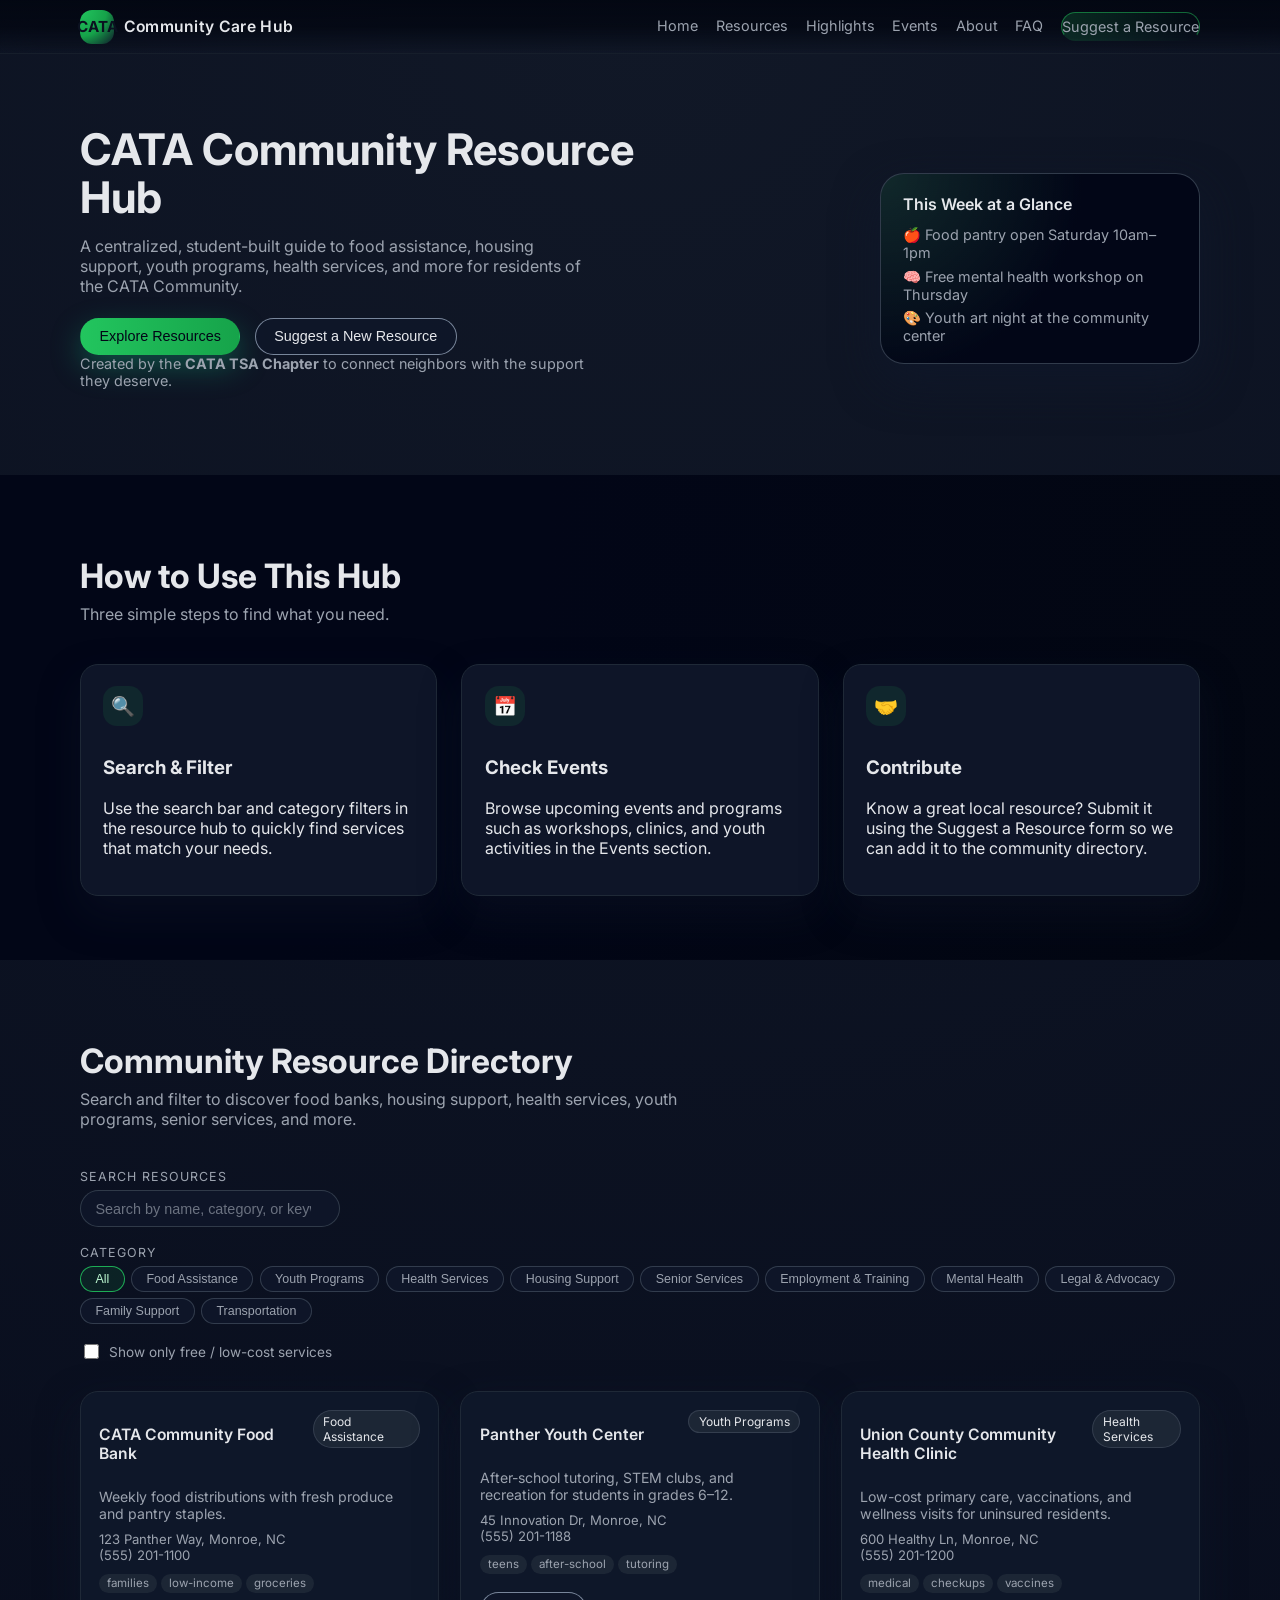
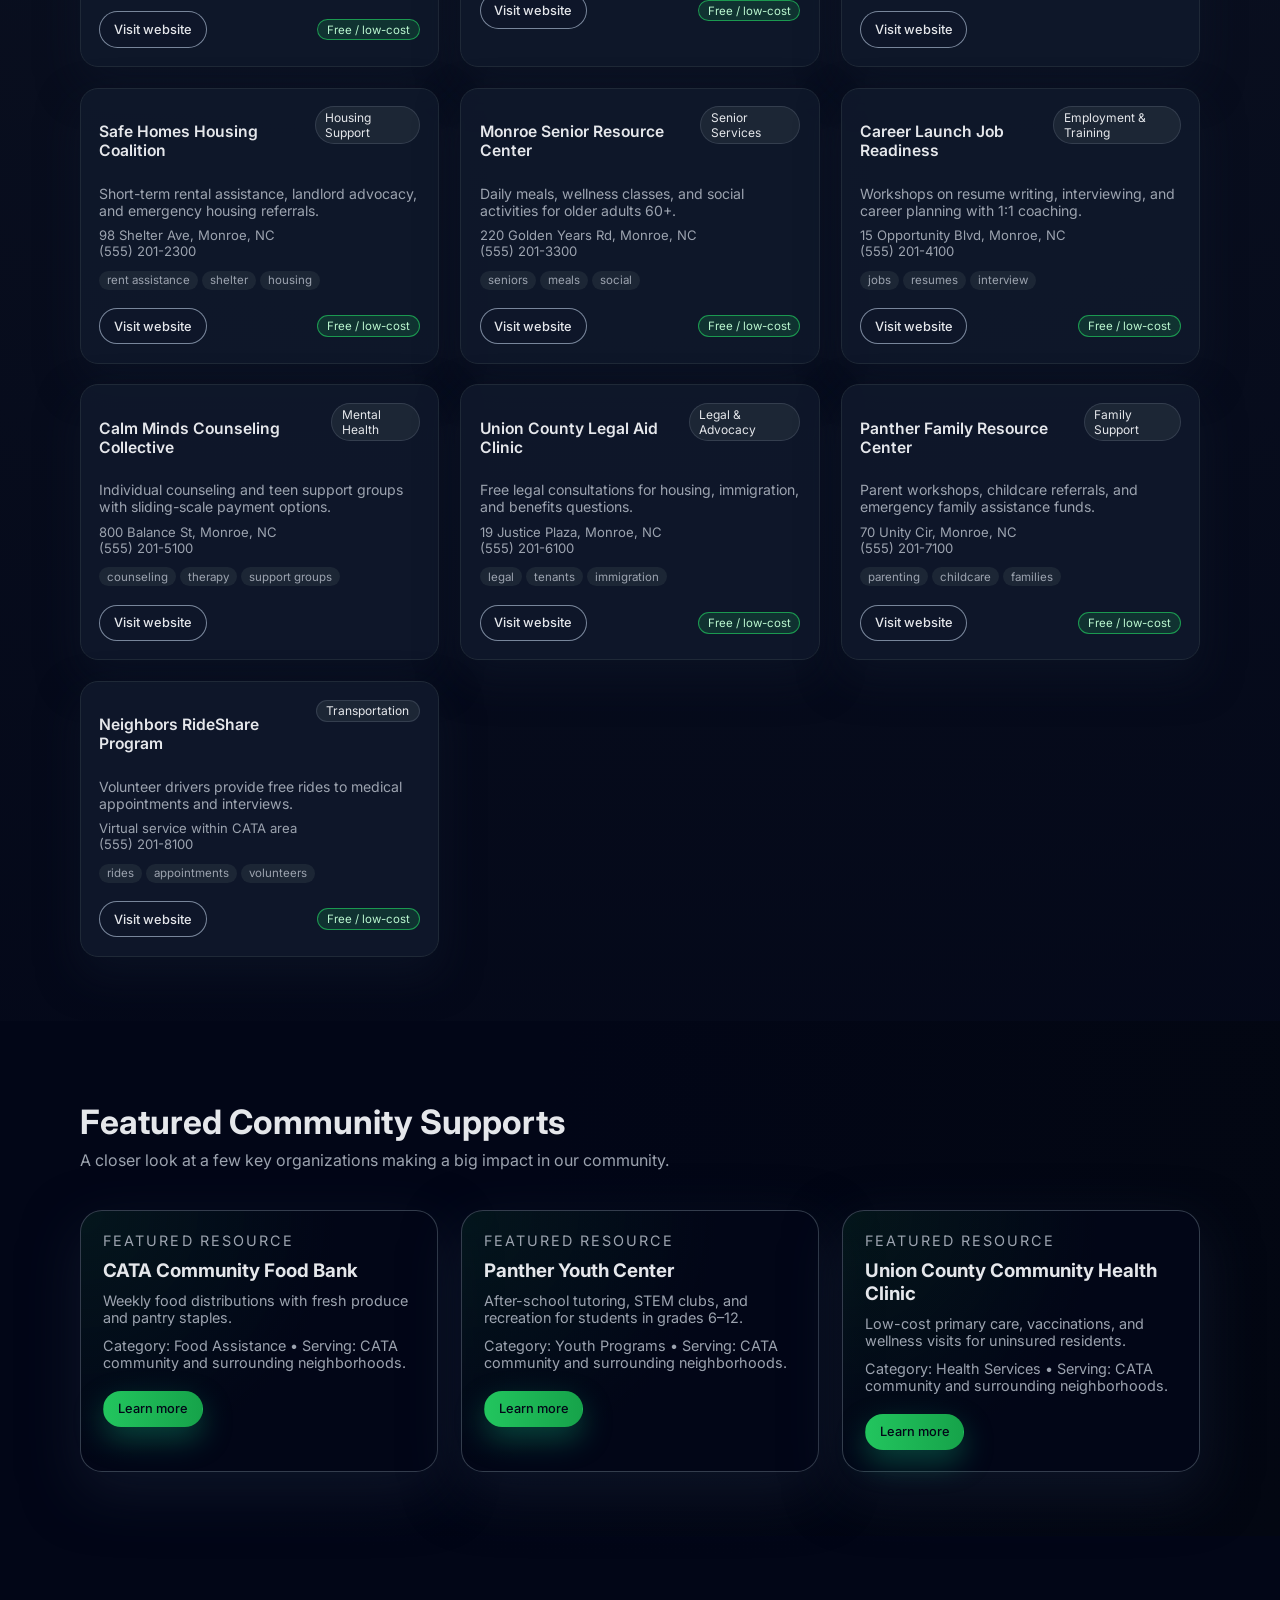
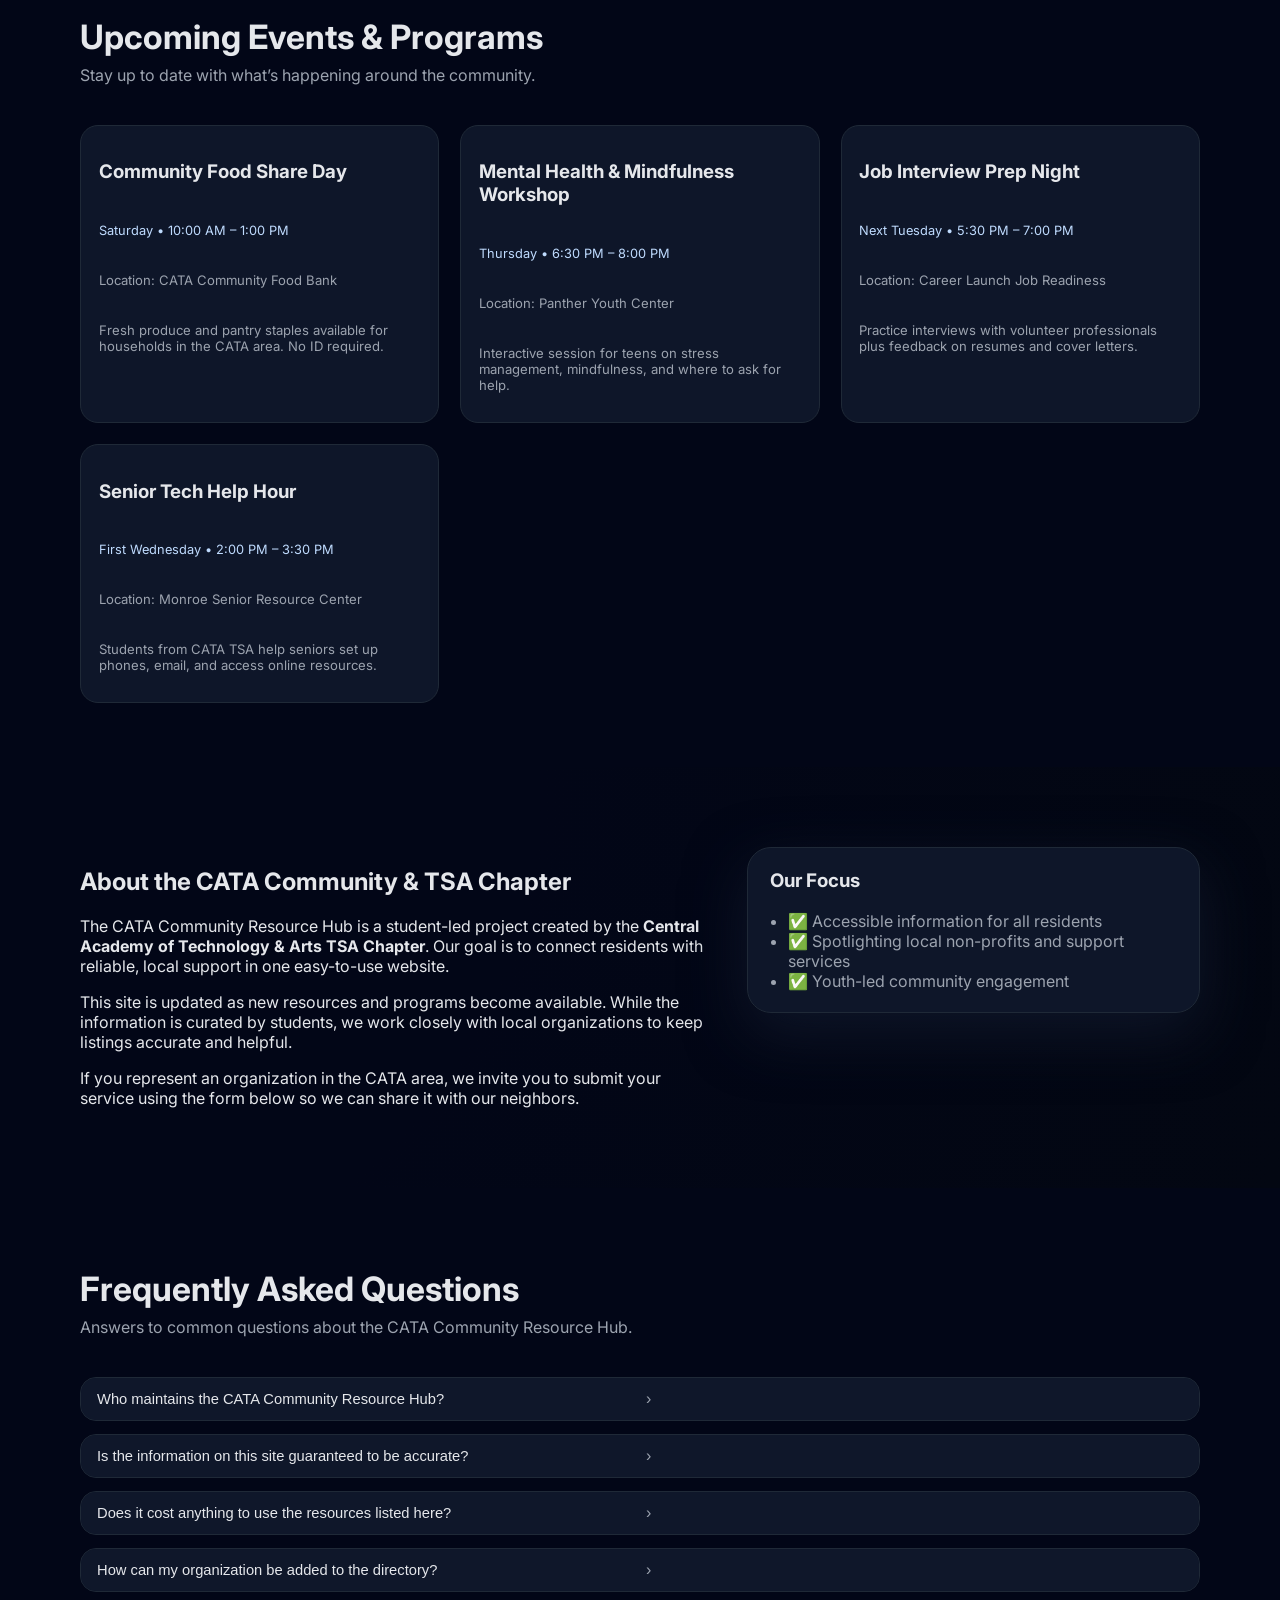
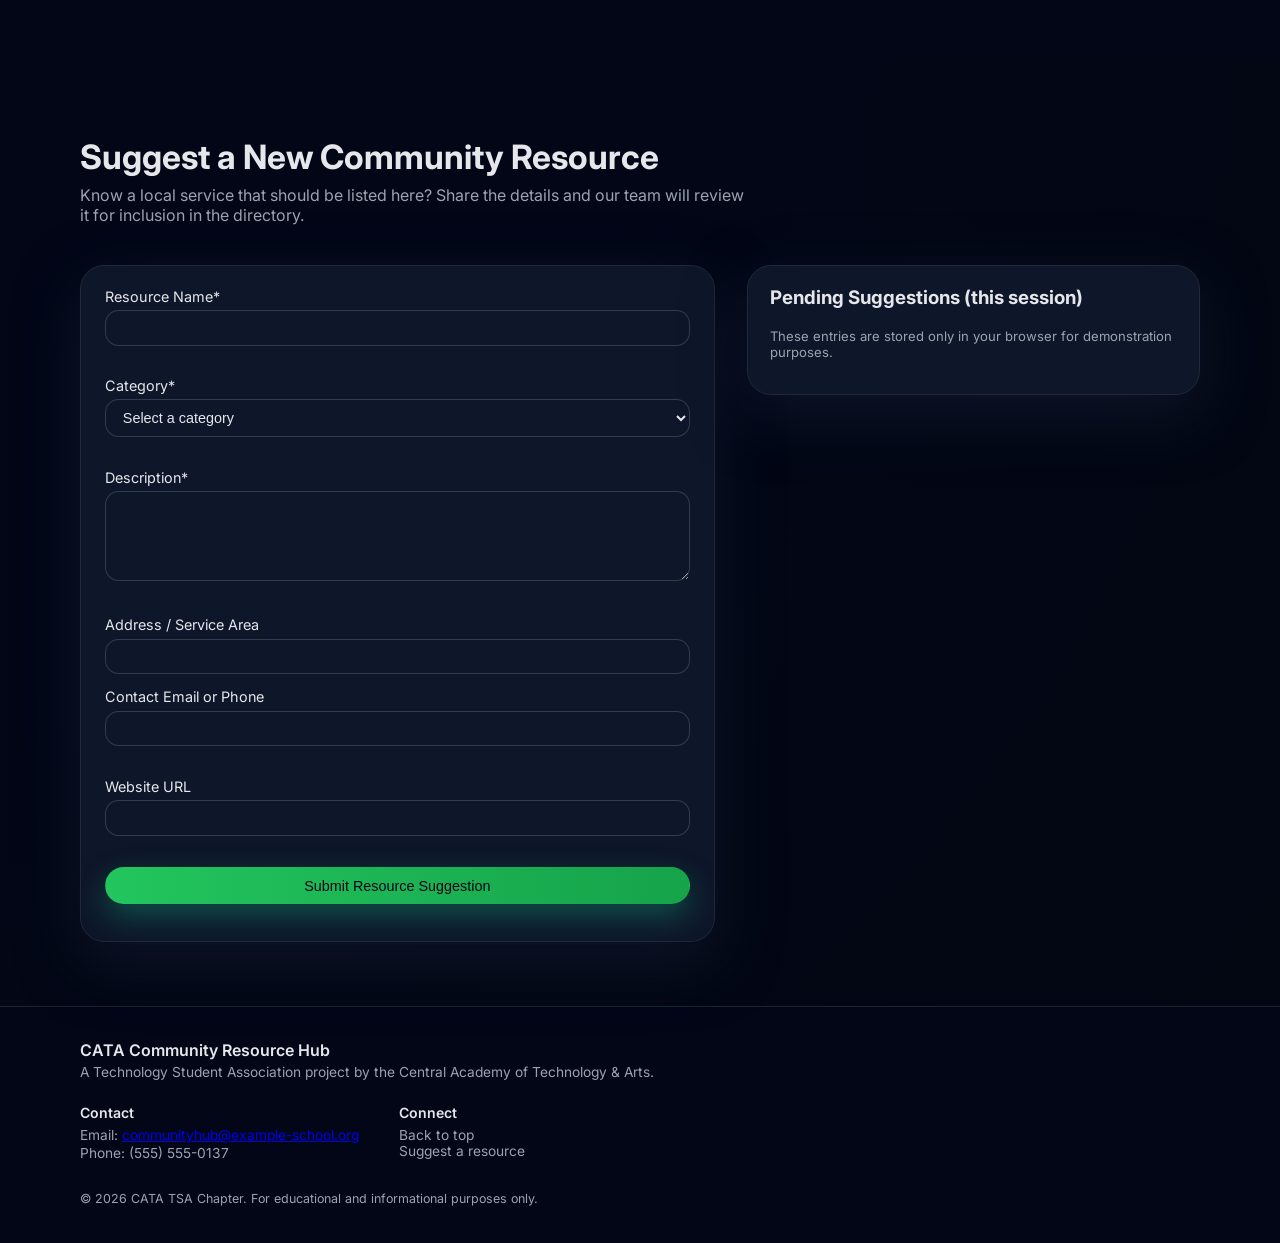
<file: index.html>
<!DOCTYPE html>
<html lang="en">
<head>
  <meta charset="UTF-8" />
  <meta name="viewport" content="width=device-width, initial-scale=1.0" />
  <title>CATA Community Resource Hub</title>
  <meta
    name="description"
    content="CATA Community Resource Hub – a centralized directory of local non-profits, support services, and community programs."
  />
  <link rel="stylesheet" href="styles.css" />
  <!-- Google Font -->
  <link rel="preconnect" href="https://fonts.googleapis.com" />
  <link rel="preconnect" href="https://fonts.gstatic.com" crossorigin />
  <link
    href="https://fonts.googleapis.com/css2?family=Inter:wght@400;500;600;700&display=swap"
    rel="stylesheet"
  />
</head>
<body>
  <!-- Skip link for accessibility -->
  <a href="#main" class="skip-link">Skip to main content</a>

  <!-- Header / Navigation -->
  <header class="site-header" aria-label="Main navigation">
    <div class="container header-inner">
      <div class="brand">
        <span class="brand-badge">CATA</span>
        <span class="brand-text">Community Care Hub</span>
      </div>
      <nav class="nav" aria-label="Primary">
        <button class="nav-toggle" aria-expanded="false" aria-label="Toggle navigation">
          <span class="nav-toggle-bar"></span>
          <span class="nav-toggle-bar"></span>
        </button>
        <ul class="nav-list">
          <li><a href="#hero">Home</a></li>
          <li><a href="#resources">Resources</a></li>
          <li><a href="#highlights">Highlights</a></li>
          <li><a href="#events">Events</a></li>
          <li><a href="#about">About</a></li>
          <li><a href="#faq">FAQ</a></li>
          <li><a href="#suggest" class="nav-cta">Suggest a Resource</a></li>
        </ul>
      </nav>
    </div>
  </header>

  <main id="main">
    <!-- Hero Section -->
    <section id="hero" class="hero reveal">
      <div class="container hero-inner">
        <div class="hero-text">
          <h1>CATA Community Resource Hub</h1>
          <p>
            A centralized, student-built guide to food assistance, housing support,
            youth programs, health services, and more for residents of the
            CATA Community.
          </p>
          <div class="hero-actions">
            <button class="btn btn-primary" data-scroll-target="#resources">
              Explore Resources
            </button>
            <button class="btn btn-outline" data-scroll-target="#suggest">
              Suggest a New Resource
            </button>
          </div>
          <p class="hero-note">
            Created by the <strong>CATA TSA Chapter</strong> to connect neighbors with
            the support they deserve.
          </p>
        </div>
        <div class="hero-visual" aria-hidden="true">
          <div class="hero-card">
            <div class="hero-card-header">This Week at a Glance</div>
            <ul class="hero-card-list">
              <li>🍎 Food pantry open Saturday 10am–1pm</li>
              <li>🧠 Free mental health workshop on Thursday</li>
              <li>🎨 Youth art night at the community center</li>
            </ul>
          </div>
        </div>
      </div>
    </section>

    <!-- How to Use Section -->
    <section id="how" class="section section-alt reveal">
      <div class="container">
        <div class="section-header">
          <h2>How to Use This Hub</h2>
          <p>Three simple steps to find what you need.</p>
        </div>
        <div class="steps-grid">
          <article class="step-card">
            <div class="step-icon">🔍</div>
            <h3>Search &amp; Filter</h3>
            <p>
              Use the search bar and category filters in the resource hub to quickly
              find services that match your needs.
            </p>
          </article>
          <article class="step-card">
            <div class="step-icon">📅</div>
            <h3>Check Events</h3>
            <p>
              Browse upcoming events and programs such as workshops, clinics, and
              youth activities in the Events section.
            </p>
          </article>
          <article class="step-card">
            <div class="step-icon">🤝</div>
            <h3>Contribute</h3>
            <p>
              Know a great local resource? Submit it using the Suggest a Resource form
              so we can add it to the community directory.
            </p>
          </article>
        </div>
      </div>
    </section>

    <!-- Resource Directory -->
    <section id="resources" class="section reveal">
      <div class="container">
        <div class="section-header">
          <h2>Community Resource Directory</h2>
          <p>
            Search and filter to discover food banks, housing support, health services,
            youth programs, senior services, and more.
          </p>
        </div>

        <div class="filters" aria-label="Resource filters">
          <div class="filter-group">
            <label for="searchInput" class="filter-label">Search resources</label>
            <input
              id="searchInput"
              type="search"
              placeholder="Search by name, category, or keyword..."
              aria-label="Search community resources"
            />
          </div>

          <div class="filter-group">
            <span class="filter-label">Category</span>
            <div id="categoryFilters" class="pill-group" role="radiogroup" aria-label="Filter by category">
              <!-- Category buttons injected by script.js -->
            </div>
          </div>

          <div class="filter-group filter-inline">
            <label class="checkbox-label">
              <input type="checkbox" id="freeToggle" />
              <span>Show only free / low-cost services</span>
            </label>
          </div>
        </div>

        <div id="resourceList" class="resource-grid" aria-live="polite">
          <!-- Resource cards injected by script.js -->
        </div>
        <p id="noResults" class="no-results" hidden>
          No resources match your search. Try adjusting your filters or searching with a different keyword.
        </p>
      </div>
    </section>

    <!-- Highlights Section -->
    <section id="highlights" class="section section-alt reveal">
      <div class="container">
        <div class="section-header">
          <h2>Featured Community Supports</h2>
          <p>
            A closer look at a few key organizations making a big impact in our community.
          </p>
        </div>
        <div id="highlightsList" class="highlight-grid">
          <!-- Highlight cards injected by script.js -->
        </div>
      </div>
    </section>

    <!-- Events Section -->
    <section id="events" class="section reveal">
      <div class="container">
        <div class="section-header">
          <h2>Upcoming Events &amp; Programs</h2>
          <p>Stay up to date with what’s happening around the community.</p>
        </div>
        <div id="eventsList" class="events-grid">
          <!-- Events injected by script.js -->
        </div>
      </div>
    </section>

    <!-- About Section -->
    <section id="about" class="section section-alt reveal">
      <div class="container about-layout">
        <div>
          <h2>About the CATA Community &amp; TSA Chapter</h2>
          <p>
            The CATA Community Resource Hub is a student-led project created by the
            <strong>Central Academy of Technology &amp; Arts TSA Chapter</strong>. Our goal is to
            connect residents with reliable, local support in one easy-to-use website.
          </p>
          <p>
            This site is updated as new resources and programs become available. While the
            information is curated by students, we work closely with local organizations to
            keep listings accurate and helpful.
          </p>
          <p>
            If you represent an organization in the CATA area, we invite you to submit your
            service using the form below so we can share it with our neighbors.
          </p>
        </div>
        <div class="about-card" aria-hidden="true">
          <h3>Our Focus</h3>
          <ul>
            <li>✅ Accessible information for all residents</li>
            <li>✅ Spotlighting local non-profits and support services</li>
            <li>✅ Youth-led community engagement</li>
          </ul>
        </div>
      </div>
    </section>

    <!-- FAQ Section -->
    <section id="faq" class="section reveal">
      <div class="container">
        <div class="section-header">
          <h2>Frequently Asked Questions</h2>
          <p>Answers to common questions about the CATA Community Resource Hub.</p>
        </div>
        <div id="faqList" class="faq-list" aria-label="Frequently asked questions">
          <!-- FAQ items injected by script.js -->
        </div>
      </div>
    </section>

    <!-- Suggest a Resource Section -->
    <section id="suggest" class="section section-alt reveal">
      <div class="container">
        <div class="section-header">
          <h2>Suggest a New Community Resource</h2>
          <p>
            Know a local service that should be listed here? Share the details and our team
            will review it for inclusion in the directory.
          </p>
        </div>

        <div class="suggest-layout">
          <form id="suggestForm" class="form-card" novalidate>
            <div class="form-field">
              <label for="resourceName">Resource Name<span aria-hidden="true">*</span></label>
              <input id="resourceName" name="resourceName" type="text" required />
              <p class="field-error" data-error-for="resourceName"></p>
            </div>

            <div class="form-field">
              <label for="resourceCategory">Category<span aria-hidden="true">*</span></label>
              <select id="resourceCategory" name="resourceCategory" required>
                <option value="">Select a category</option>
                <!-- Options populated dynamically based on categories -->
              </select>
              <p class="field-error" data-error-for="resourceCategory"></p>
            </div>

            <div class="form-field">
              <label for="resourceDescription">Description<span aria-hidden="true">*</span></label>
              <textarea
                id="resourceDescription"
                name="resourceDescription"
                rows="4"
                required
              ></textarea>
              <p class="field-error" data-error-for="resourceDescription"></p>
            </div>

            <div class="form-field">
              <label for="resourceAddress">Address / Service Area</label>
              <input id="resourceAddress" name="resourceAddress" type="text" />
            </div>

            <div class="form-field">
              <label for="resourceContact">Contact Email or Phone</label>
              <input id="resourceContact" name="resourceContact" type="text" />
              <p class="field-error" data-error-for="resourceContact"></p>
            </div>

            <div class="form-field">
              <label for="resourceWebsite">Website URL</label>
              <input id="resourceWebsite" name="resourceWebsite" type="url" />
              <p class="field-error" data-error-for="resourceWebsite"></p>
            </div>

            <button type="submit" class="btn btn-primary full-width">
              Submit Resource Suggestion
            </button>

            <p id="formMessage" class="form-message" role="status" aria-live="polite"></p>
          </form>

          <aside class="pending-card">
            <h3>Pending Suggestions (this session)</h3>
            <p class="pending-note">
              These entries are stored only in your browser for demonstration purposes.
            </p>
            <ul id="pendingList" class="pending-list">
              <!-- Pending suggestions appended here -->
            </ul>
          </aside>
        </div>
      </div>
    </section>
  </main>

  <!-- Footer -->
  <footer class="site-footer">
    <div class="container footer-inner">
      <div>
        <p class="footer-title">CATA Community Resource Hub</p>
        <p class="footer-text">
          A Technology Student Association project by the Central Academy of Technology &amp; Arts.
        </p>
      </div>
      <div class="footer-columns">
        <div class="footer-column">
          <p class="footer-heading">Contact</p>
          <p class="footer-text">
            Email: <a href="mailto:communityhub@example-school.org">communityhub@example-school.org</a>
          </p>
          <p class="footer-text">Phone: (555) 555-0137</p>
        </div>
        <div class="footer-column">
          <p class="footer-heading">Connect</p>
          <ul class="footer-links">
            <li><a href="#hero">Back to top</a></li>
            <li><a href="#suggest">Suggest a resource</a></li>
          </ul>
        </div>
      </div>
      <p class="footer-copy">
        &copy; <span id="year"></span> CATA TSA Chapter. For educational and informational purposes only.
      </p>
    </div>
  </footer>

  <script src="script.js" defer></script>
</body>
</html>
</file>
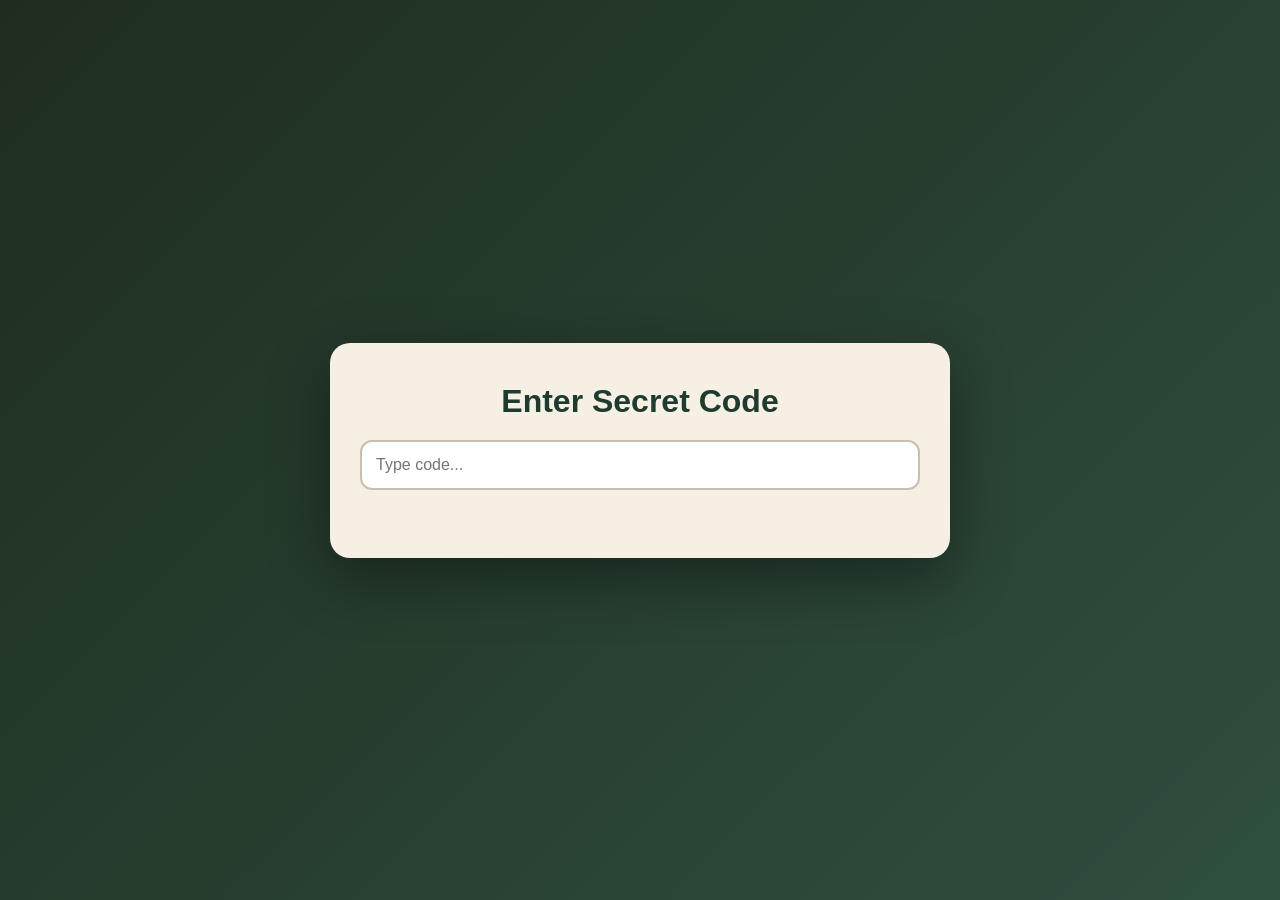
<file: secret.html>
<!DOCTYPE html>
<html lang="en">
<head>
  <meta charset="UTF-8" />
  <meta name="viewport" content="width=device-width, initial-scale=1.0"/>
  <title>Secret Access</title>

  <style>
    body {
      margin: 0;
      min-height: 100vh;
      display: flex;
      align-items: center;
      justify-content: center;
      background: linear-gradient(135deg, #1f2d1f, #2f4f3f);
      font-family: Arial, sans-serif;
    }

    .container {
      background: #f5efe4;
      padding: 40px 30px;
      border-radius: 20px;
      width: min(90%, 560px);
      text-align: center;
      box-shadow: 0 20px 60px rgba(0, 0, 0, 0.4);
    }

    h1 {
      margin: 0 0 20px;
      color: #1f3b2f;
    }

    input {
      width: 100%;
      padding: 14px;
      border-radius: 12px;
      border: 2px solid #c9bfae;
      font-size: 16px;
      outline: none;
      box-sizing: border-box;
    }

    input:focus {
      border-color: #4d7a5a;
    }

    .error {
      margin-top: 10px;
      color: #a12d2d;
      font-size: 14px;
      min-height: 18px;
    }

    .image-container {
      margin-top: 20px;
      display: none;
      gap: 12px;
      justify-content: center;
      align-items: center;
      flex-wrap: wrap;
    }

    .image-container.show {
      display: flex;
    }

    .image-container img {
      width: calc(50% - 6px);
      max-width: 240px;
      border-radius: 12px;
      display: block;
    }
  </style>
</head>

<body>
  <div class="container">
    <h1>Enter Secret Code</h1>
    <input type="password" id="codeInput" placeholder="Type code..." />
    <div class="error" id="errorText"></div>

    <div class="image-container" id="imageContainer">
      <img src="sigma.png" alt="Sigma Image 1" />
      <img src="sigma2.png" alt="Sigma Image 2" />
    </div>
  </div>

  <script>
    const input = document.getElementById("codeInput");
    const errorText = document.getElementById("errorText");
    const imageContainer = document.getElementById("imageContainer");

    input.addEventListener("keydown", function (e) {
      if (e.key === "Enter") {
        const value = input.value.trim().toLowerCase();

        if (value === "balatkar") {
          errorText.textContent = "";
          imageContainer.classList.add("show");
        } else {
          imageContainer.classList.remove("show");
          errorText.textContent = "Wrong code";
        }
      }
    });
  </script>
</body>
</html>
</file>
<file: styles.css>
:root {
  --bg: #050816;
  --bg-alt: #0b1020;
  --bg-soft: #111827;
  --accent: #22c55e;
  --accent-soft: rgba(34, 197, 94, 0.1);
  --accent-strong: #16a34a;
  --text: #e5e7eb;
  --muted: #9ca3af;
  --border-subtle: #1f2937;
  --danger: #f97373;
  --shadow-soft: 0 18px 45px rgba(15, 23, 42, 0.85);
  --radius-lg: 18px;
  --radius-xl: 24px;
  --radius-pill: 999px;
  --nav-height: 72px;
}

*,
*::before,
*::after {
  box-sizing: border-box;
}

html {
  scroll-behavior: smooth;
}

body {
  margin: 0;
  min-height: 100vh;
  font-family: "Inter", system-ui, -apple-system, BlinkMacSystemFont, sans-serif;
  background: radial-gradient(circle at top, #111827 0, #020617 52%, #020617 100%);
  color: var(--text);
  -webkit-font-smoothing: antialiased;
}

/* Utility */

.container {
  width: min(1120px, 100% - 2.5rem);
  margin-inline: auto;
}

.section {
  padding: 5rem 0 4rem;
}

.section-alt {
  padding: 5rem 0 4rem;
  background: radial-gradient(circle at top left, #020617 0, #020617 40%, #030712 100%);
}

.section-header {
  text-align: left;
  margin-bottom: 2.5rem;
}

.section-header h2 {
  font-size: clamp(1.75rem, 3vw, 2.1rem);
  margin: 0 0 0.5rem;
}

.section-header p {
  margin: 0;
  color: var(--muted);
  max-width: 42rem;
}

/* Skip link */

.skip-link {
  position: absolute;
  left: -999px;
  top: 0.5rem;
  background: #111827;
  color: #f9fafb;
  padding: 0.6rem 1rem;
  border-radius: 999px;
  z-index: 999;
}

.skip-link:focus {
  left: 0.5rem;
}

/* Header / Nav */

.site-header {
  position: sticky;
  top: 0;
  z-index: 50;
  backdrop-filter: blur(18px);
  background: linear-gradient(
    to bottom,
    rgba(3, 7, 18, 0.96),
    rgba(3, 7, 18, 0.82),
    transparent
  );
  border-bottom: 1px solid rgba(31, 41, 55, 0.7);
}

.header-inner {
  display: flex;
  align-items: center;
  justify-content: space-between;
  padding-block: 0.6rem;
}

.brand {
  display: flex;
  align-items: center;
  gap: 0.6rem;
}

.brand-badge {
  display: inline-flex;
  align-items: center;
  justify-content: center;
  width: 34px;
  height: 34px;
  border-radius: 12px;
  background: radial-gradient(circle at top left, #22c55e, #16a34a 55%, #0f172a 100%);
  color: #0b1120;
  font-weight: 700;
  font-size: 0.95rem;
}

.brand-text {
  font-weight: 600;
  letter-spacing: 0.02em;
  font-size: 0.98rem;
  color: #e5e7eb;
}

/* Nav */

.nav {
  position: relative;
}

.nav-list {
  display: flex;
  align-items: center;
  gap: 1.1rem;
  list-style: none;
  margin: 0;
  padding: 0;
}

.nav-list a {
  display: inline-flex;
  align-items: center;
  padding: 0.3rem 0;
  font-size: 0.9rem;
  color: var(--muted);
  text-decoration: none;
  border-bottom: 2px solid transparent;
  transition: color 0.18s ease, border-color 0.18s ease, transform 0.18s ease;
}

.nav-list a:hover,
.nav-list a:focus-visible {
  color: #f9fafb;
  border-color: rgba(34, 197, 94, 0.8);
  transform: translateY(-1px);
}

.nav-cta {
  padding-inline: 0.9rem;
  border-radius: var(--radius-pill);
  border: 1px solid rgba(34, 197, 94, 0.5);
  background: radial-gradient(circle at top left, rgba(34, 197, 94, 0.18), transparent);
}

/* Nav toggle (mobile) */

.nav-toggle {
  display: none;
  width: 38px;
  height: 38px;
  border-radius: 999px;
  border: 1px solid rgba(148, 163, 184, 0.45);
  background: rgba(15, 23, 42, 0.9);
  align-items: center;
  justify-content: center;
  flex-direction: column;
  gap: 5px;
  padding: 0;
  cursor: pointer;
}

.nav-toggle-bar {
  width: 18px;
  height: 2px;
  border-radius: 999px;
  background: #e5e7eb;
}

/* Hero */

.hero {
  padding: 4.5rem 0 4rem;
}

.hero-inner {
  display: grid;
  grid-template-columns: minmax(0, 1.35fr) minmax(0, 1fr);
  gap: 3rem;
  align-items: center;
}

.hero-text h1 {
  font-size: clamp(2.25rem, 3.4vw, 3rem);
  line-height: 1.1;
  margin: 0 0 0.85rem;
}

.hero-text p {
  margin: 0 0 1.4rem;
  color: var(--muted);
  max-width: 32rem;
}

.hero-note {
  margin-top: 1.6rem;
  font-size: 0.9rem;
  color: var(--muted);
}

.hero-actions {
  display: flex;
  flex-wrap: wrap;
  gap: 0.9rem;
}

.hero-visual {
  display: flex;
  justify-content: flex-end;
}

.hero-card {
  border-radius: var(--radius-xl);
  background: radial-gradient(circle at top left, #22c55e1c, #020617 55%);
  border: 1px solid rgba(55, 65, 81, 0.9);
  box-shadow: var(--shadow-soft);
  padding: 1.2rem 1.4rem;
  width: 100%;
  max-width: 320px;
}

.hero-card-header {
  font-weight: 600;
  margin-bottom: 0.8rem;
}

.hero-card-list {
  list-style: none;
  padding-left: 0;
  margin: 0;
  color: var(--muted);
  font-size: 0.9rem;
}

.hero-card-list li + li {
  margin-top: 0.4rem;
}

/* Buttons */

.btn {
  display: inline-flex;
  align-items: center;
  justify-content: center;
  gap: 0.35rem;
  padding: 0.6rem 1.15rem;
  border-radius: var(--radius-pill);
  border: 1px solid transparent;
  background: none;
  cursor: pointer;
  font-size: 0.9rem;
  font-weight: 500;
  text-decoration: none;
  transition: background-color 0.18s ease, color 0.18s ease,
    box-shadow 0.18s ease, transform 0.18s ease, border-color 0.18s ease;
}

.btn-primary {
  background: linear-gradient(to right, var(--accent), var(--accent-strong));
  color: #020617;
  box-shadow: 0 12px 30px rgba(16, 185, 129, 0.35);
}

.btn-primary:hover,
.btn-primary:focus-visible {
  background: linear-gradient(to right, var(--accent-strong), #059669);
  transform: translateY(-1px);
  box-shadow: 0 16px 40px rgba(16, 185, 129, 0.5);
}

.btn-outline {
  border-color: rgba(148, 163, 184, 0.8);
  color: #e5e7eb;
  background: rgba(15, 23, 42, 0.75);
}

.btn-outline:hover,
.btn-outline:focus-visible {
  border-color: rgba(148, 163, 184, 1);
  background: rgba(15, 23, 42, 0.95);
  transform: translateY(-1px);
}

.full-width {
  width: 100%;
}

/* Steps */

.steps-grid {
  display: grid;
  grid-template-columns: repeat(3, minmax(0, 1fr));
  gap: 1.5rem;
}

.step-card {
  border-radius: var(--radius-lg);
  background: rgba(15, 23, 42, 0.95);
  border: 1px solid var(--border-subtle);
  padding: 1.3rem 1.4rem;
  box-shadow: 0 18px 40px rgba(15, 23, 42, 0.4);
  transition: transform 0.18s ease, box-shadow 0.18s ease, border-color 0.18s ease;
}

.step-card:hover {
  transform: translateY(-3px);
  border-color: rgba(148, 163, 184, 0.7);
  box-shadow: 0 22px 60px rgba(15, 23, 42, 0.75);
}

.step-icon {
  width: 40px;
  height: 40px;
  border-radius: 14px;
  background: var(--accent-soft);
  display: inline-flex;
  align-items: center;
  justify-content: center;
  font-size: 1.2rem;
  margin-bottom: 0.7rem;
}

/* Filters */

.filters {
  display: flex;
  flex-wrap: wrap;
  gap: 1.1rem;
  margin-bottom: 1.8rem;
  align-items: flex-end;
}

.filter-group {
  display: flex;
  flex-direction: column;
  gap: 0.4rem;
  min-width: min(260px, 100%);
}

.filter-inline {
  min-width: 0;
}

.filter-label {
  font-size: 0.78rem;
  text-transform: uppercase;
  letter-spacing: 0.08em;
  color: var(--muted);
}

#searchInput {
  padding: 0.6rem 0.9rem;
  border-radius: var(--radius-pill);
  border: 1px solid rgba(55, 65, 81, 0.85);
  background: rgba(15, 23, 42, 0.9);
  color: var(--text);
  font-size: 0.9rem;
  outline: none;
  transition: border-color 0.18s ease, box-shadow 0.18s ease, background-color 0.18s ease;
}

#searchInput::placeholder {
  color: #6b7280;
}

#searchInput:focus-visible {
  border-color: rgba(34, 197, 94, 0.9);
  box-shadow: 0 0 0 1px rgba(34, 197, 94, 0.7);
  background: #020617;
}

.pill-group {
  display: flex;
  flex-wrap: wrap;
  gap: 0.4rem;
}

.pill {
  padding: 0.3rem 0.9rem;
  border-radius: var(--radius-pill);
  border: 1px solid rgba(55, 65, 81, 0.9);
  background: rgba(15, 23, 42, 0.9);
  color: var(--muted);
  font-size: 0.78rem;
  cursor: pointer;
  transition: background-color 0.18s ease, border-color 0.18s ease, color 0.18s ease,
    transform 0.18s ease;
}

.pill:hover {
  transform: translateY(-1px);
  border-color: rgba(148, 163, 184, 0.9);
}

.pill[data-active="true"] {
  background: var(--accent-soft);
  border-color: rgba(34, 197, 94, 0.85);
  color: #bbf7d0;
}

/* Checkbox */

.checkbox-label {
  display: inline-flex;
  align-items: center;
  gap: 0.45rem;
  font-size: 0.85rem;
  color: var(--muted);
}

.checkbox-label input {
  width: 15px;
  height: 15px;
}

/* Resource cards */

.resource-grid {
  display: grid;
  grid-template-columns: repeat(3, minmax(0, 1fr));
  gap: 1.3rem;
}

.resource-card {
  border-radius: var(--radius-lg);
  background: rgba(15, 23, 42, 0.96);
  border: 1px solid var(--border-subtle);
  padding: 1.1rem 1.15rem 1.15rem;
  display: flex;
  flex-direction: column;
  gap: 0.55rem;
  box-shadow: 0 18px 40px rgba(15, 23, 42, 0.55);
  transition: transform 0.18s ease, box-shadow 0.18s ease, border-color 0.18s ease;
}

.resource-card:hover {
  transform: translateY(-3px);
  box-shadow: 0 20px 60px rgba(15, 23, 42, 0.9);
  border-color: rgba(148, 163, 184, 0.9);
}

.resource-header {
  display: flex;
  justify-content: space-between;
  align-items: flex-start;
  gap: 0.6rem;
}

.resource-name {
  font-weight: 600;
  font-size: 0.98rem;
}

.resource-category {
  font-size: 0.75rem;
  padding: 0.18rem 0.6rem;
  border-radius: var(--radius-pill);
  background: rgba(31, 41, 55, 0.9);
  color: #e5e7eb;
  border: 1px solid rgba(55, 65, 81, 0.9);
}

.resource-description {
  margin: 0;
  font-size: 0.88rem;
  color: var(--muted);
}

.resource-meta {
  font-size: 0.82rem;
  color: var(--muted);
}

.resource-tags {
  display: flex;
  flex-wrap: wrap;
  gap: 0.25rem;
  margin-top: 0.15rem;
}

.tag-pill {
  font-size: 0.72rem;
  padding: 0.16rem 0.5rem;
  border-radius: var(--radius-pill);
  background: rgba(31, 41, 55, 0.9);
  color: #9ca3af;
}

.resource-footer {
  margin-top: 0.6rem;
  display: flex;
  justify-content: space-between;
  align-items: center;
  gap: 0.6rem;
}

.resource-footer .btn {
  font-size: 0.8rem;
  padding-inline: 0.85rem;
}

.badge-free {
  font-size: 0.72rem;
  padding: 0.18rem 0.55rem;
  border-radius: var(--radius-pill);
  background: rgba(34, 197, 94, 0.16);
  color: #bbf7d0;
  border: 1px solid rgba(34, 197, 94, 0.7);
}

.no-results {
  margin-top: 1.4rem;
  font-size: 0.9rem;
  color: var(--muted);
}

/* Highlights */

.highlight-grid {
  display: grid;
  grid-template-columns: repeat(3, minmax(0, 1fr));
  gap: 1.4rem;
}

.highlight-card {
  border-radius: 22px;
  background: radial-gradient(circle at top left, #22c55e16, #020617 58%);
  border: 1px solid rgba(55, 65, 81, 0.95);
  padding: 1.3rem 1.4rem;
  box-shadow: 0 20px 55px rgba(15, 23, 42, 0.85);
  display: flex;
  flex-direction: column;
  gap: 0.65rem;
}

.highlight-label {
  font-size: 0.74rem;
  text-transform: uppercase;
  letter-spacing: 0.14em;
  color: #bbf7d0;
}

.highlight-card h3 {
  margin: 0;
}

.highlight-card p {
  margin: 0;
  font-size: 0.9rem;
  color: var(--muted);
}

/* Events */

.events-grid {
  display: grid;
  grid-template-columns: repeat(3, minmax(0, 1fr));
  gap: 1.3rem;
}

.event-card {
  border-radius: var(--radius-lg);
  background: rgba(15, 23, 42, 0.96);
  border: 1px solid var(--border-subtle);
  padding: 1rem 1.1rem;
  display: flex;
  flex-direction: column;
  gap: 0.5rem;
}

.event-date {
  font-size: 0.8rem;
  color: #bfdbfe;
}

.event-meta {
  font-size: 0.82rem;
  color: var(--muted);
}

/* About */

.about-layout {
  display: grid;
  grid-template-columns: minmax(0, 1.4fr) minmax(0, 1fr);
  gap: 2rem;
  align-items: start;
}

.about-card {
  border-radius: var(--radius-xl);
  background: rgba(15, 23, 42, 0.98);
  border: 1px solid var(--border-subtle);
  padding: 1.3rem 1.4rem;
  box-shadow: 0 20px 60px rgba(15, 23, 42, 0.9);
}

.about-card h3 {
  margin-top: 0;
}

.about-card ul {
  margin: 0.4rem 0 0;
  padding-left: 1.1rem;
  color: var(--muted);
}

/* FAQ */

.faq-list {
  display: flex;
  flex-direction: column;
  gap: 0.8rem;
}

.faq-item {
  border-radius: 16px;
  border: 1px solid var(--border-subtle);
  background: rgba(15, 23, 42, 0.96);
  overflow: hidden;
}

.faq-header {
  width: 100%;
  display: flex;
  justify-content: space-between;
  align-items: center;
  padding: 0.75rem 1rem;
  background: rgba(15, 23, 42, 0.96);
  color: var(--text);
  border: none;
  cursor: pointer;
  font-size: 0.92rem;
}

.faq-header span {
  flex: 1;
  text-align: left;
}

.faq-toggle-icon {
  margin-left: 0.75rem;
  font-size: 1rem;
  color: var(--muted);
  transition: transform 0.18s ease;
}

.faq-item[data-open="true"] .faq-toggle-icon {
  transform: rotate(90deg);
}

.faq-body {
  max-height: 0;
  overflow: hidden;
  padding: 0 1rem;
  transition: max-height 0.22s ease, padding-bottom 0.22s ease;
}

.faq-body p {
  margin: 0.65rem 0 0.85rem;
  font-size: 0.9rem;
  color: var(--muted);
}

.faq-item[data-open="true"] .faq-body {
  max-height: 300px;
  padding-bottom: 0.7rem;
}

/* Suggest form */

.suggest-layout {
  display: grid;
  grid-template-columns: minmax(0, 1.4fr) minmax(0, 1fr);
  gap: 2rem;
  align-items: flex-start;
}

.form-card {
  border-radius: var(--radius-xl);
  background: rgba(15, 23, 42, 0.98);
  border: 1px solid var(--border-subtle);
  padding: 1.4rem 1.5rem;
  box-shadow: 0 20px 60px rgba(15, 23, 42, 0.85);
}

.form-field {
  margin-bottom: 0.9rem;
}

.form-field label {
  display: block;
  font-size: 0.9rem;
  margin-bottom: 0.32rem;
}

.form-field input,
.form-field select,
.form-field textarea {
  width: 100%;
  padding: 0.55rem 0.8rem;
  border-radius: 0.85rem;
  border: 1px solid rgba(55, 65, 81, 0.9);
  background: rgba(15, 23, 42, 0.95);
  color: var(--text);
  font-size: 0.9rem;
  outline: none;
  transition: border-color 0.18s ease, box-shadow 0.18s ease, background-color 0.18s ease;
}

.form-field textarea {
  resize: vertical;
  min-height: 90px;
}

.form-field input::placeholder,
.form-field textarea::placeholder {
  color: #6b7280;
}

.form-field input:focus-visible,
.form-field select:focus-visible,
.form-field textarea:focus-visible {
  border-color: rgba(34, 197, 94, 0.95);
  box-shadow: 0 0 0 1px rgba(34, 197, 94, 0.7);
  background: #020617;
}

.field-error {
  margin: 0.22rem 0 0;
  font-size: 0.78rem;
  color: var(--danger);
  min-height: 1.1em;
}

.form-message {
  margin-top: 0.8rem;
  font-size: 0.88rem;
  color: var(--accent);
}

/* Pending list */

.pending-card {
  border-radius: var(--radius-xl);
  background: rgba(15, 23, 42, 0.98);
  border: 1px solid var(--border-subtle);
  padding: 1.3rem 1.4rem;
  box-shadow: 0 20px 60px rgba(15, 23, 42, 0.85);
}

.pending-card h3 {
  margin-top: 0;
}

.pending-note {
  margin: 0.1rem 0 0.8rem;
  font-size: 0.82rem;
  color: var(--muted);
}

.pending-list {
  list-style: none;
  padding-left: 0;
  margin: 0;
  display: flex;
  flex-direction: column;
  gap: 0.55rem;
}

.pending-item {
  font-size: 0.85rem;
  color: var(--muted);
}

/* Footer */

.site-footer {
  border-top: 1px solid rgba(31, 41, 55, 0.9);
  background: #020617;
  padding: 2.1rem 0 2.3rem;
}

.footer-inner {
  display: flex;
  flex-direction: column;
  gap: 1.4rem;
}

.footer-title {
  font-weight: 600;
  margin: 0 0 0.2rem;
}

.footer-text {
  margin: 0.1rem 0;
  color: var(--muted);
  font-size: 0.86rem;
}

.footer-columns {
  display: flex;
  flex-wrap: wrap;
  gap: 2.5rem;
}

.footer-heading {
  font-weight: 600;
  font-size: 0.88rem;
  margin: 0 0 0.4rem;
}

.footer-links {
  list-style: none;
  padding-left: 0;
  margin: 0;
  font-size: 0.86rem;
}

.footer-links a {
  color: var(--muted);
  text-decoration: none;
}

.footer-links a:hover {
  color: #e5e7eb;
}

.footer-copy {
  margin: 0.4rem 0 0;
  font-size: 0.78rem;
  color: var(--muted);
}

/* Reveal animations */

.reveal {
  opacity: 0;
  transform: translateY(18px);
  transition: opacity 0.4s ease, transform 0.4s ease;
}

.reveal.visible {
  opacity: 1;
  transform: translateY(0);
}

/* Responsive */

@media (max-width: 960px) {
  .hero-inner {
    grid-template-columns: minmax(0, 1fr);
  }

  .hero-visual {
    justify-content: flex-start;
  }

  .resource-grid,
  .highlight-grid,
  .events-grid {
    grid-template-columns: repeat(2, minmax(0, 1fr));
  }

  .steps-grid {
    grid-template-columns: repeat(2, minmax(0, 1fr));
  }

  .about-layout,
  .suggest-layout {
    grid-template-columns: minmax(0, 1fr);
  }
}

@media (max-width: 720px) {
  .header-inner {
    padding-block: 0.5rem;
  }

  .nav-toggle {
    display: inline-flex;
  }

  .nav-list {
    position: absolute;
    right: 0;
    top: calc(var(--nav-height) - 6px);
    background: rgba(15, 23, 42, 0.98);
    border-radius: 18px;
    border: 1px solid rgba(31, 41, 55, 0.9);
    padding: 0.65rem 0.75rem;
    flex-direction: column;
    align-items: flex-start;
    min-width: 190px;
    max-width: 80vw;
    transform-origin: top right;
    transform: scale(0.94);
    opacity: 0;
    pointer-events: none;
    transition: opacity 0.18s ease, transform 0.18s ease;
  }

  .nav-list.open {
    opacity: 1;
    transform: scale(1);
    pointer-events: auto;
  }

  .nav-list li {
    width: 100%;
  }

  .nav-list a {
    width: 100%;
    padding-block: 0.4rem;
  }

  .hero {
    padding-top: 3.8rem;
  }

  .filters {
    flex-direction: column;
  }

  .resource-grid,
  .highlight-grid,
  .events-grid {
    grid-template-columns: minmax(0, 1fr);
  }

  .steps-grid {
    grid-template-columns: minmax(0, 1fr);
  }

  .footer-columns {
    flex-direction: column;
  }
}
</file>
